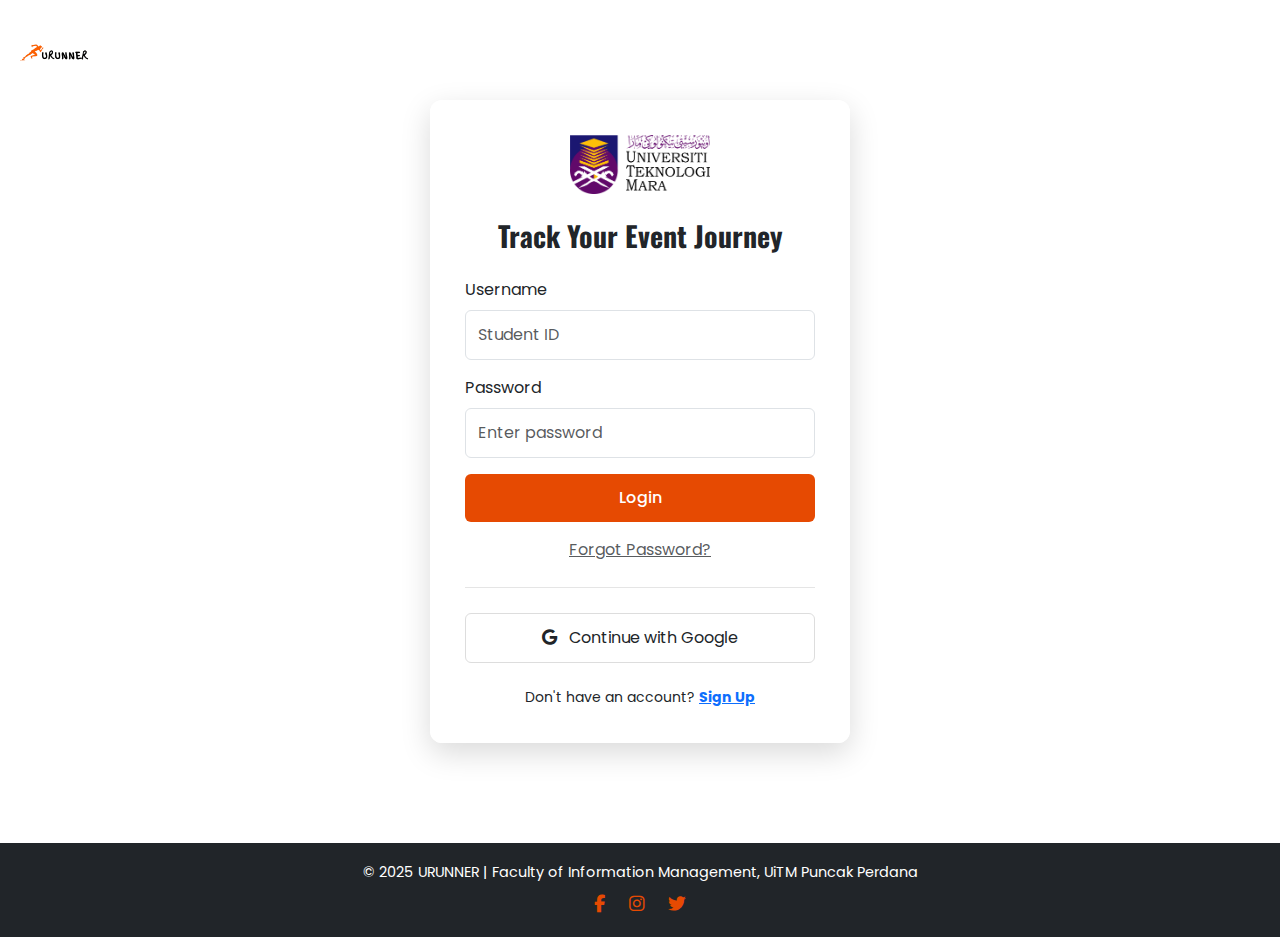
<file: runner-event-system IMS566/index.html>
<!DOCTYPE html>
<html lang="en">
<head>
    <meta charset="UTF-8">
    <meta name="viewport" content="width=device-width, initial-scale=1.0">
    <title>URUNNER - Login</title>
    
    <!-- Bootstrap CSS -->
    <link href="https://cdn.jsdelivr.net/npm/bootstrap@5.1.3/dist/css/bootstrap.min.css" rel="stylesheet">
    
    <!-- Font Awesome -->
    <link rel="stylesheet" href="https://cdnjs.cloudflare.com/ajax/libs/font-awesome/6.4.0/css/all.min.css">
    
    <!-- Google Fonts -->
    <link href="https://fonts.googleapis.com/css2?family=Poppins:wght@400;500;600&family=Oswald:wght@700&display=swap" rel="stylesheet">
    
    <style>
        :root {
            --primary: #e64a02;
            --primary-hover: #d14302;
            --text-light: #ffffff;
            --text-dark: #212529;
        }
        
        body {
            font-family: 'Poppins', sans-serif;
            background: url('https://pusatsukan.uitm.edu.my/images/new2022/6161674077_9bc45047c7_b.jpg') no-repeat center center fixed;
            background-size: cover;
            min-height: 100vh;
            margin: 0;
            display: flex;
            flex-direction: column;
        }
        
        /* Top Logo */
        .top-logo {
            position: fixed;
            top: 20px;
            left: 20px;
            height: 70px;
            z-index: 1000;
        }
        
        /* Main Content Area */
        .main-content {
            flex: 1;
            display: flex;
            justify-content: center;
            align-items: center;
            padding: 100px 20px;
            position: relative;
        }
        
        /* Login Card */
        .login-card {
            width: 100%;
            max-width: 420px;
            background: rgba(255, 255, 255, 0.96);
            border-radius: 12px;
            padding: 35px;
            box-shadow: 0 10px 30px rgba(0, 0, 0, 0.15);
        }
        
        .form-logo {
            width: 140px;
            margin: 0 auto 25px;
            display: block;
        }
        
        h3 {
            font-family: 'Oswald', sans-serif;
            font-weight: 700;
            color: var(--text-dark);
            text-align: center;
            margin-bottom: 25px;
        }
        
        /* Form Elements */
        .form-control {
            padding: 12px;
            border-radius: 6px;
        }
        
        .btn-primary {
            background-color: var(--primary);
            border: none;
            padding: 12px;
            font-weight: 500;
        }
        
        .btn-primary:hover {
            background-color: var(--primary-hover);
        }
        
        .google-btn {
            border: 1px solid #ddd;
            padding: 12px;
        }
        
        .divider {
            height: 1px;
            background: rgba(0,0,0,0.1);
            margin: 25px 0;
        }
        
        /* Footer */
        footer {
            background: #212529;
            color: var(--text-light);
            padding: 1.2rem;
            text-align: center;
            font-size: 0.9rem;
        }
        
        .social-icons a {
            color: var(--primary);
            margin: 0 10px;
            font-size: 1.1rem;
            transition: color 0.3s;
        }
        
        .social-icons a:hover {
            color: #ff7e00;
        }
        
        /* Responsive Adjustments */
        @media (max-width: 768px) {
            .top-logo {
                height: 60px;
                top: 15px;
                left: 15px;
            }
            
            .login-card {
                padding: 30px;
            }
            
            .form-logo {
                width: 120px;
            }
        }
        
        @media (max-width: 576px) {
            .main-content {
                padding: 80px 15px;
            }
            
            .top-logo {
                height: 50px;
            }
            
            .login-card {
                padding: 25px;
            }
            
            h3 {
                font-size: 1.5rem;
            }
        }
    </style>
</head>
<body>
    <!-- Top Logo -->
    <img src="image/new_logo_urunner.png" alt="URUNNER Logo" class="top-logo">

    <!-- Main Content -->
    <div class="main-content">
        <div class="login-card">
            <img src="image/uitm-universiti-teknologi-mara-logo.png" alt="UiTM Logo" class="form-logo">
            
            <h3>Track Your Event Journey</h3>
            
            <form id="loginForm">
                <div class="mb-3">
                    <label for="username" class="form-label">Username</label>
                    <input type="text" class="form-control" id="username" placeholder="Student ID" required>
                </div>
                
                <div class="mb-3">
                    <label for="password" class="form-label">Password</label>
                    <input type="password" class="form-control" id="password" placeholder="Enter password" required>
                </div>
                
                <button type="submit" class="btn btn-primary w-100 mb-3" onclick="redirectToDashboard()">Login</button>
                
                <div class="text-center mb-3">
                    <a href="#" class="text-muted">Forgot Password?</a>
                </div>
                
                <div class="divider"></div>
                
                <button class="btn google-btn w-100 mb-4" type="button">
                    <i class="fab fa-google me-2"></i> Continue with Google
                </button>
                
                <p class="text-center small mb-0">
                    Don't have an account? <a href="#" class="fw-bold">Sign Up</a>
                </p>
            </form>
        </div>
    </div>

    <!-- Footer -->
    <footer>
        <div class="container">
            <p class="mb-2">&copy; 2025 URUNNER | Faculty of Information Management, UiTM Puncak Perdana</p>
            <div class="social-icons">
                <a href="#" aria-label="Facebook"><i class="fab fa-facebook-f"></i></a>
                <a href="#" aria-label="Instagram"><i class="fab fa-instagram"></i></a>
                <a href="#" aria-label="Twitter"><i class="fab fa-twitter"></i></a>
            </div>
        </div>
    </footer>

    <!-- Bootstrap JS -->
    <script src="https://cdn.jsdelivr.net/npm/bootstrap@5.1.3/dist/js/bootstrap.bundle.min.js"></script>
    
    <script>
        // Function to redirect to dashboard
        function redirectToDashboard(event) {
            event.preventDefault(); // Prevent form submission
            
            // Get form values
            const username = document.getElementById('username').value;
            const password = document.getElementById('password').value;
            
            // Simple validation (you should add proper validation)
            if(username && password) {
                // Redirect to dashboard page
                window.location.href = "dashboard.html";
            } else {
                alert("Please enter both username and password");
            }
        }
        
        // Add event listener to form
        document.getElementById('loginForm').addEventListener('submit', redirectToDashboard);
    </script>
</body>
</html>
</file>
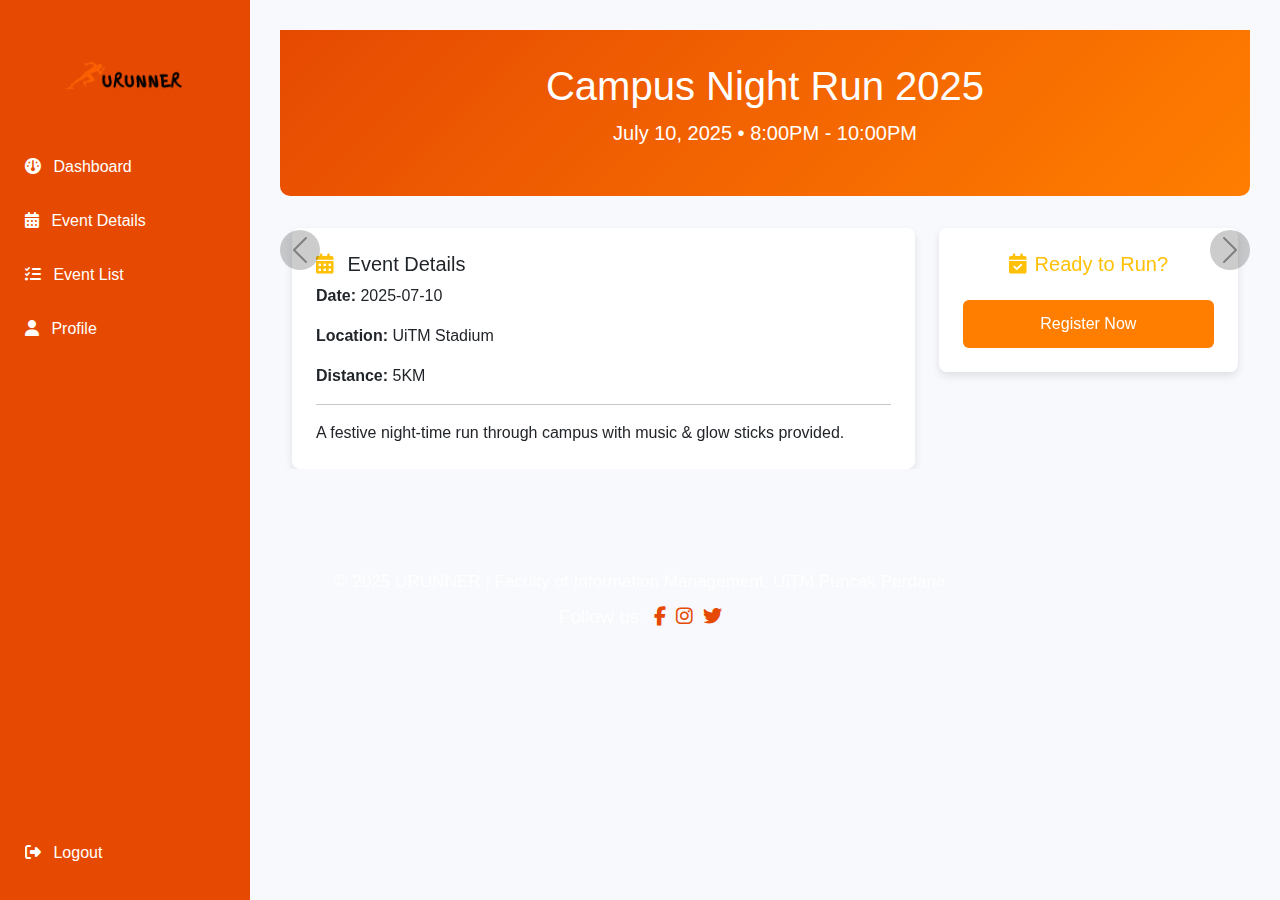
<file: runner-event-system IMS566/event-detail.html>
<!DOCTYPE html>
<html lang="en">
<head>
  <meta charset="UTF-8" />
  <meta name="viewport" content="width=device-width, initial-scale=1.0" />
  <title>Event Details - URUNNER</title>
  <!-- Bootstrap CSS -->
  <link href="https://cdn.jsdelivr.net/npm/bootstrap@5.3.3/dist/css/bootstrap.min.css" rel="stylesheet" />
  <!-- Font Awesome -->
  <link href="https://cdnjs.cloudflare.com/ajax/libs/font-awesome/6.5.0/css/all.min.css" rel="stylesheet" />
  <style>
    body, html {
      height: 100%;
      margin: 0;
      font-family: 'Poppins', sans-serif; 
    }
    
    .bg {
      background-color: #f7f9fc;
      min-height: 100vh;
      position: relative;
      padding-bottom: 150px; /* Space for footer */
    }
    
    /* Sidebar */
    .sidebar {
      height: 100vh;
      width: 250px;
      position: fixed;
      top: 0;
      left: 0;
      background-color: #e64a02;
      padding-top: 140px;
      z-index: 1000;
    }

    .sidebar-logo {
      position: absolute;
      top: 20px;
      left: 0;
      width: 100%;
      text-align: center;
    }

    .sidebar-logo img {
      max-width: 120px;
      width: 80%;
      height: auto;
    }

    .sidebar a {
      color: white;
      display: block;
      padding: 15px 25px;
      text-decoration: none;
      transition: background 0.2s;
    }

    .sidebar a:hover {
      background-color: #ff7e00;
    }

    .sidebar .logout {
      position: absolute;
      bottom: 20px;
      width: 100%;
    }

    /* Toggle Button */
    .toggle-btn {
      position: fixed;
      top: 15px;
      left: 15px;
      font-size: 22px;
      color: #000000;
      cursor: pointer;
      z-index: 1100;
      display: none;
    }

    /* Main Content */
    .content {
      margin-left: 250px;
      padding: 30px;
      padding-bottom: 100px; /* Extra space for footer */
    }

    /* Banners */
    .banner {
      color: #fff;
      padding: 2rem;
      text-align: center;
      border-radius: 0 0 10px 10px;
      margin-bottom: 2rem;
    }
    
    .banner-1 { background: linear-gradient(135deg, #e64a02, #ff7e00); }
    .banner-2 { background: linear-gradient(135deg, #1e90ff, #00bfff); }
    .banner-3 { background: linear-gradient(135deg, #28a745, #85e085); }
    .banner-4 { background: linear-gradient(135deg, #6f42c1, #b085e0); }
    .banner-5 { background: linear-gradient(135deg, #fd7e14, #ffc078); }

    /* Cards */
    .card {
      border: none;
      border-radius: 8px;
      box-shadow: 0 4px 8px rgba(0,0,0,0.1);
    }
    
    .card-body {
      padding: 1.5rem;
    }

    /* Buttons */
    .register-btn {
      background: #ff7e00;
      color: #fff;
      border: none;
      padding: 12px;
      width: 100%;
      font-weight: 500;
    }
    
    .register-btn:hover {
      background: #e64a02;
    }

    /* Carousel Controls */
    .carousel-control-prev,
    .carousel-control-next {
      width: 40px;
      height: 40px;
      top: 50%;
      transform: translateY(-50%);
      background: rgba(0,0,0,0.4);
      border-radius: 50%;
    }
    
    .carousel-control-prev-icon,
    .carousel-control-next-icon {
      filter: invert(1);
    }

    /* Footer */
    .footer {
      background: #212529;
      color: #fff;
      padding: 1.5rem;
      text-align: center;
      position: fixed;
      bottom: 0;
      width: calc(100% - 250px);
      left: 250px;
      z-index: 100;
    }

    .social-icons a {
      color: #fff;
      margin: 0 10px;
      font-size: 1.2rem;
    }

    /* Responsive */
    @media (max-width: 992px) {
      body {
        padding-left: 0;
      }
      
      .sidebar {
        transform: translateX(-250px);
      }
      
      .sidebar.active {
        transform: translateX(0);
      }
      
      .content {
        margin-left: 0;
      }
      
      .footer {
        width: 100%;
        left: 0;
      }
      
      .toggle-btn {
        display: block;
      }
    }
  </style>
</head>
<body>
  <div class="bg">
    <!-- Toggle Button -->
    <i class="fas fa-bars toggle-btn" id="toggleBtn"></i>

    <!-- Sidebar -->
    <div class="sidebar" id="sidebar">
      <div class="sidebar-logo">
        <img src="image/new_logo_urunner.png" alt="URUNNER Logo">
      </div>
      
      <a href="dashboard.html"><i class="fas fa-gauge me-2"></i> Dashboard</a>
      <a href="event-detail.html" class="active"><i class="fas fa-calendar-days me-2"></i> Event Details</a>
      <a href="events-list.html"><i class="fas fa-list-check me-2"></i> Event List</a>
      <a href="profile.html"><i class="fas fa-user me-2"></i> Profile</a>
      
      <div class="logout">
        <a href="login.html"><i class="fas fa-right-from-bracket me-2"></i> Logout</a>
      </div>
    </div>

    <!-- Main Content -->
    <div class="content" id="mainContent">
      <!-- Carousel with all 5 event slides -->
      <div id="eventCarousel" class="carousel slide" data-bs-ride="carousel">
        <div class="carousel-inner">
          <!-- Slide 1: Campus Night Run -->
          <div class="carousel-item active">
            <div class="banner banner-1">
              <h1>Campus Night Run 2025</h1>
              <p class="lead">July 10, 2025 • 8:00PM - 10:00PM</p>
            </div>
            <div class="container-fluid mt-4">
              <div class="row g-4">
                <div class="col-lg-8">
                  <div class="card">
                    <div class="card-body">
                      <h5 class="card-title"><i class="fas fa-calendar-alt text-warning me-2"></i> Event Details</h5>
                      <p><strong>Date:</strong> 2025-07-10</p>
                      <p><strong>Location:</strong> UiTM Stadium</p>
                      <p><strong>Distance:</strong> 5KM</p>
                      <hr>
                      <p class="card-text">A festive night-time run through campus with music & glow sticks provided.</p>
                    </div>
                  </div>
                </div>
                <div class="col-lg-4">
                  <div class="card">
                    <div class="card-body text-center">
                      <h5 class="text-warning"><i class="fas fa-calendar-check me-2"></i>Ready to Run?</h5>
                      <button class="btn register-btn mt-3">Register Now</button>
                    </div>
                  </div>
                </div>
              </div>
            </div>
          </div>

          <!-- Slide 2: Charity Marathon -->
          <div class="carousel-item">
            <div class="banner banner-2">
              <h1>Charity Marathon 2025</h1>
              <p class="lead">August 5, 2025 • 6:00AM - 12:00PM</p>
            </div>
            <div class="container-fluid mt-4">
              <div class="row g-4">
                <div class="col-lg-8">
                  <div class="card">
                    <div class="card-body">
                      <h5 class="card-title"><i class="fas fa-calendar-alt text-info me-2"></i> Event Details</h5>
                      <p><strong>Date:</strong> 2025-08-05</p>
                      <p><strong>Location:</strong> Shah Alam</p>
                      <p><strong>Distance:</strong> 10KM</p>
                      <hr>
                      <p class="card-text">Run for a cause - proceeds go to local charities.</p>
                    </div>
                  </div>
                </div>
                <div class="col-lg-4">
                  <div class="card">
                    <div class="card-body text-center">
                      <h5 class="text-info"><i class="fas fa-calendar-check me-2"></i>Join the Cause</h5>
                      <button class="btn btn-info text-white mt-3">Register Now</button>
                    </div>
                  </div>
                </div>
              </div>
            </div>
          </div>
          
          <!-- Slide 3: Sports Week Fun Run -->
          <div class="carousel-item">
            <div class="banner banner-3">
              <h1>Sports Week Fun Run 2025</h1>
              <p class="lead">September 1, 2025 • 7:00AM - 9:00AM</p>
            </div>
            <div class="container-fluid mt-4">
              <div class="row g-4">
                <div class="col-lg-8">
                  <div class="card">
                    <div class="card-body">
                      <h5 class="card-title"><i class="fas fa-calendar-alt text-success me-2"></i> Event Details</h5>
                      <p><strong>Date:</strong> 2025-09-01</p>
                      <p><strong>Location:</strong> Campus Ground</p>
                      <p><strong>Distance:</strong> 3KM</p>
                      <hr>
                      <p class="card-text">Perfect for all fitness levels with refreshments.</p>
                    </div>
                  </div>
                </div>
                <div class="col-lg-4">
                  <div class="card">
                    <div class="card-body text-center">
                      <h5 class="text-success"><i class="fas fa-calendar-check me-2"></i>Let's Run!</h5>
                      <button class="btn btn-success mt-3">Register Now</button>
                    </div>
                  </div>
                </div>
              </div>
            </div>
          </div>
          
          <!-- Slide 4: Annual Forest Run -->
          <div class="carousel-item">
            <div class="banner banner-4">
              <h1>Annual Forest Run 2025</h1>
              <p class="lead">October 15, 2025 • 6:30AM - 8:30AM</p>
            </div>
            <div class="container-fluid mt-4">
              <div class="row g-4">
                <div class="col-lg-8">
                  <div class="card">
                    <div class="card-body">
                      <h5 class="card-title"><i class="fas fa-calendar-alt text-primary me-2"></i> Event Details</h5>
                      <p><strong>Date:</strong> 2025-10-15</p>
                      <p><strong>Location:</strong> Putrajaya</p>
                      <p><strong>Distance:</strong> 7KM</p>
                      <hr>
                      <p class="card-text">Scenic forest trail with eco-friendly stations.</p>
                    </div>
                  </div>
                </div>
                <div class="col-lg-4">
                  <div class="card">
                    <div class="card-body text-center">
                      <h5 class="text-primary"><i class="fas fa-calendar-check me-2"></i>Join Now</h5>
                      <button class="btn btn-primary mt-3">Register Now</button>
                    </div>
                  </div>
                </div>
              </div>
            </div>
          </div>
          
          <!-- Slide 5: City Lights Jog -->
          <div class="carousel-item">
            <div class="banner banner-5">
              <h1>City Lights Jog 2025</h1>
              <p class="lead">December 12, 2025 • 7:30PM - 9:00PM</p>
            </div>
            <div class="container-fluid mt-4">
              <div class="row g-4">
                <div class="col-lg-8">
                  <div class="card">
                    <div class="card-body">
                      <h5 class="card-title"><i class="fas fa-calendar-alt text-warning me-2"></i> Event Details</h5>
                      <p><strong>Date:</strong> 2025-12-12</p>
                      <p><strong>Location:</strong> Kuala Lumpur</p>
                      <p><strong>Distance:</strong> 5KM</p>
                      <hr>
                      <p class="card-text">Night-time city run past iconic landmarks.</p>
                    </div>
                  </div>
                </div>
                <div class="col-lg-4">
                  <div class="card">
                    <div class="card-body text-center">
                      <h5 class="text-warning"><i class="fas fa-calendar-check me-2"></i>Let's Jog!</h5>
                      <button class="btn btn-warning mt-3">Register Now</button>
                    </div>
                  </div>
                </div>
              </div>
            </div>
          </div>
        </div>
        <!-- Carousel Controls -->
        <button class="carousel-control-prev" type="button" data-bs-target="#eventCarousel" data-bs-slide="prev">
          <span class="carousel-control-prev-icon"></span>
        </button>
        <button class="carousel-control-next" type="button" data-bs-target="#eventCarousel" data-bs-slide="next">
          <span class="carousel-control-next-icon"></span>
        </button>
      </div>
    </div>

    <!-- Footer -->
    <!-- Footer -->
      <footer>
        <div class="container text-center">
          <p class="mb-2" style="font-family:'Poppins',sans-serif; color:#fff; font-size:1.07rem;">
            &copy; 2025 URUNNER | Faculty of Information Management, UiTM Puncak Perdana
          </p>
          <div style="display:flex; justify-content:center; align-items:center; gap:0.6rem; font-size:1.2rem;">
            <span style="color:#fff;">Follow us:</span>
            <a href="#" style="color:#e64a02;"><i class="fab fa-facebook-f"></i></a>
            <a href="#" style="color:#e64a02;"><i class="fab fa-instagram"></i></a>
            <a href="#" style="color:#e64a02;"><i class="fab fa-twitter"></i></a>
          </div>
        </div>
      </footer>

    </div>
  </div>

  <!-- Bootstrap JS -->
  <script src="https://cdn.jsdelivr.net/npm/bootstrap@5.3.3/dist/js/bootstrap.bundle.min.js"></script>
  
  <!-- Toggle Sidebar Script -->
  <script>
    const toggleBtn = document.getElementById('toggleBtn');
    const sidebar = document.getElementById('sidebar');
    
    toggleBtn.addEventListener('click', function() {
      sidebar.classList.toggle('active');
    });
  </script>
</body>
</html>
</file>
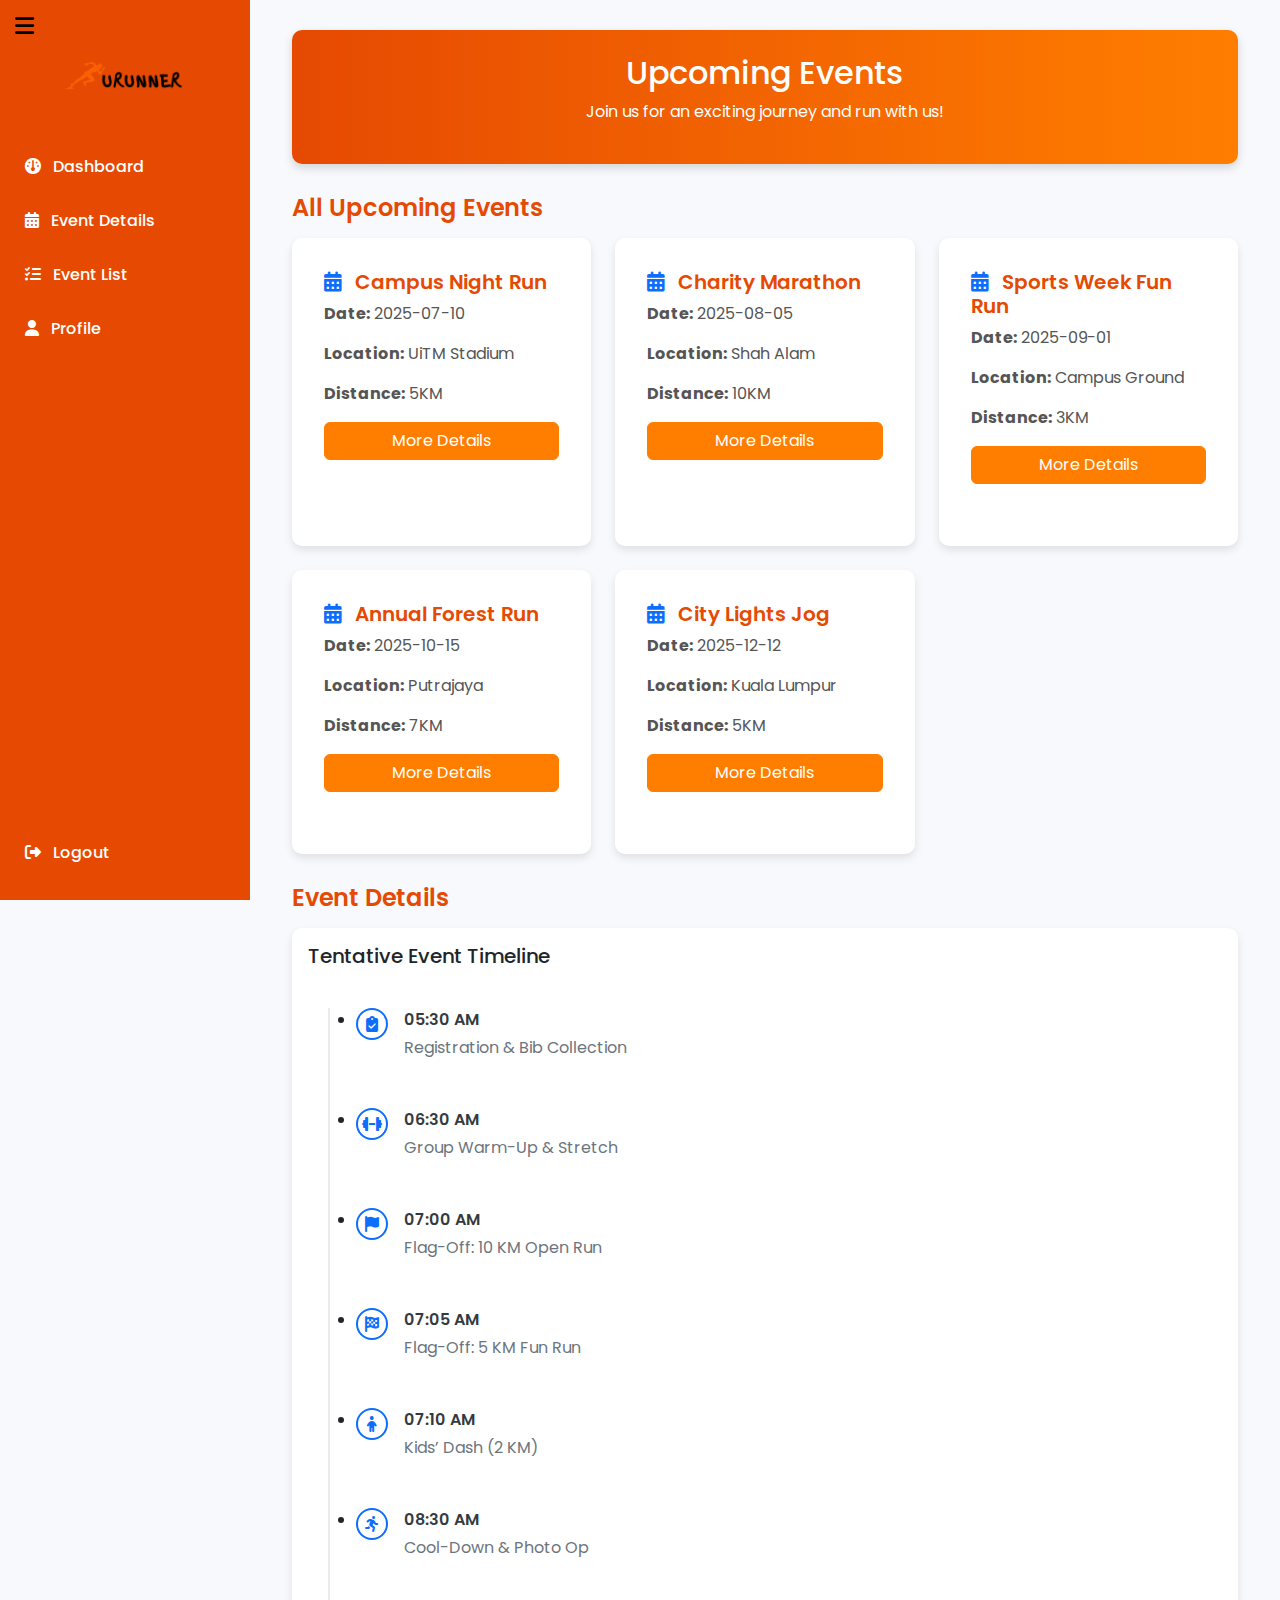
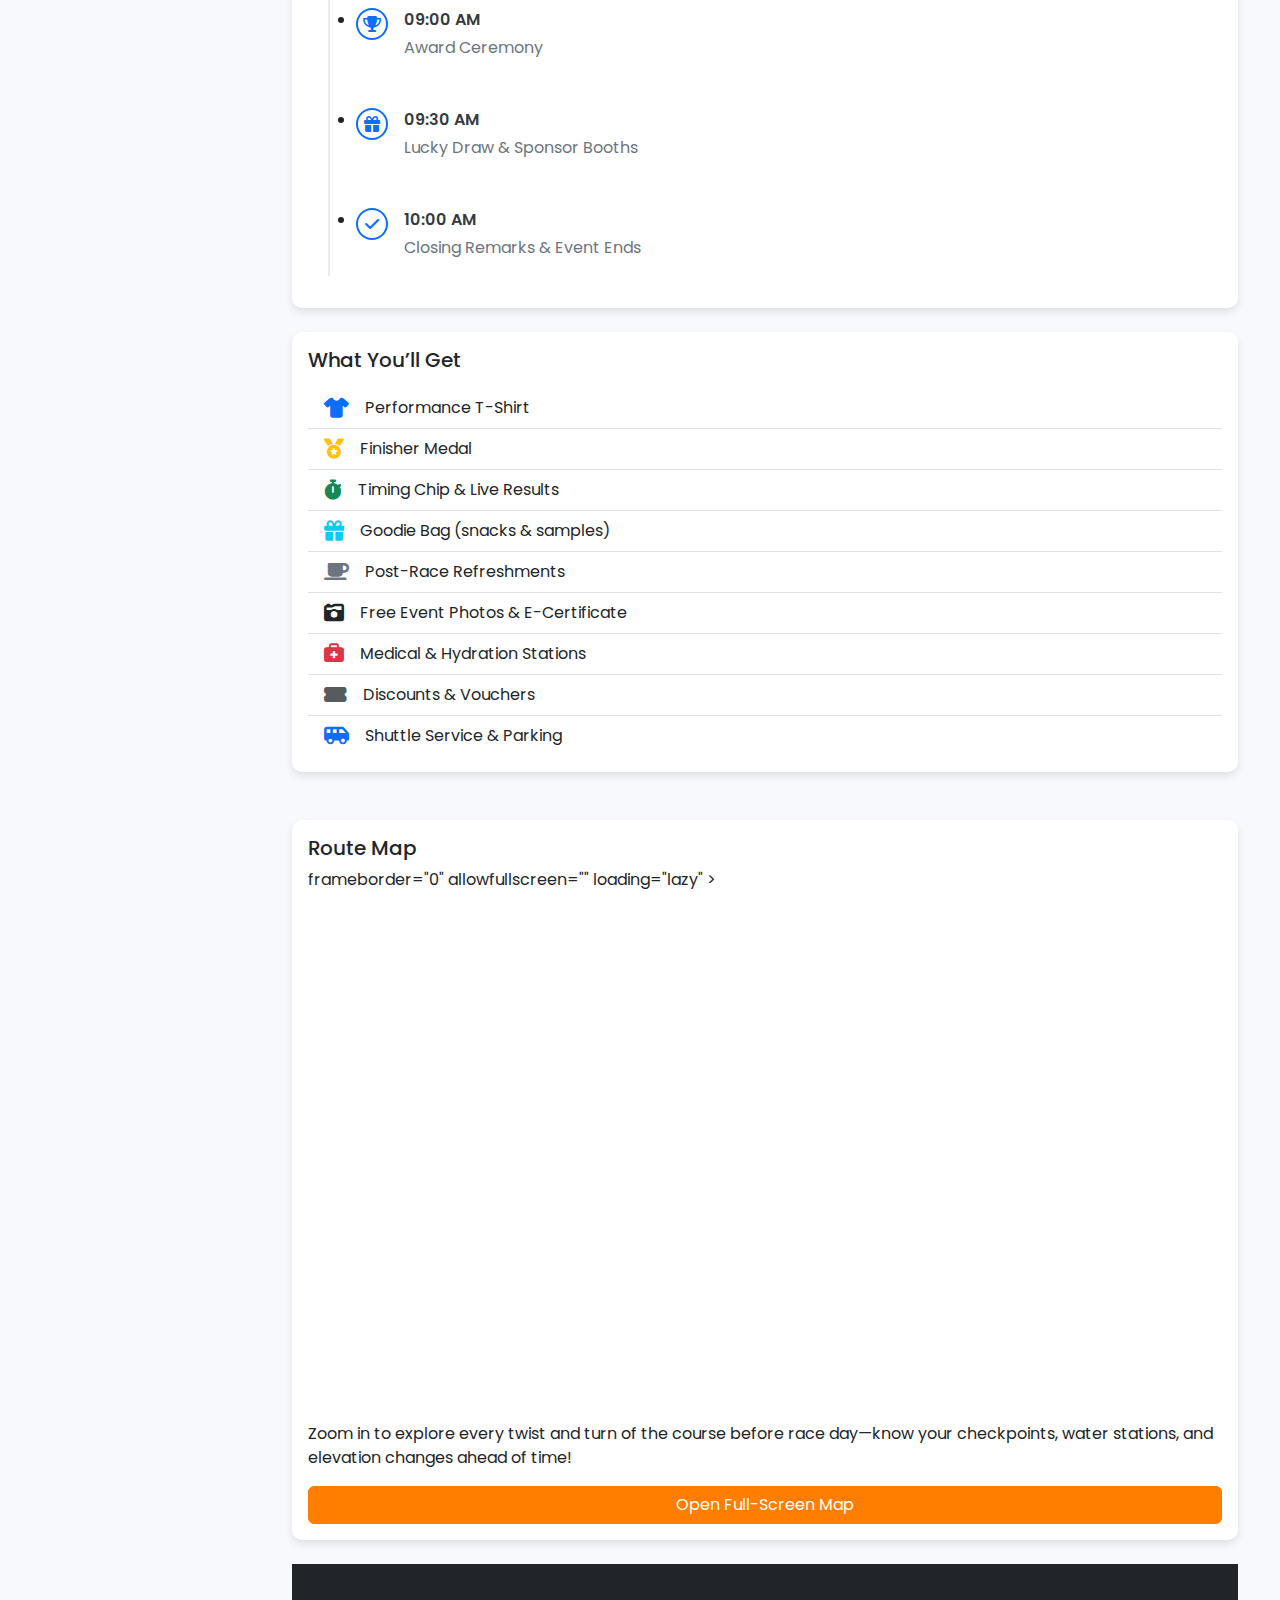
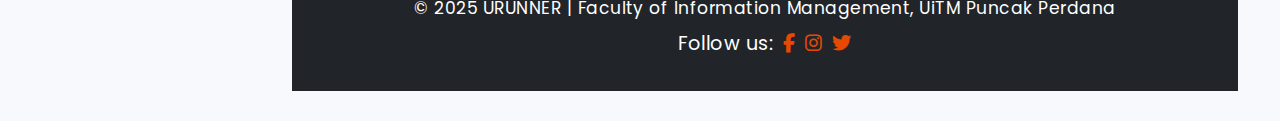
<file: runner-event-system IMS566/events-list.html>
<!DOCTYPE html>
<html lang="en">
<head>
  <meta charset="UTF-8"/>
  <meta name="viewport" content="width=device-width, initial-scale=1.0"/>
  <title>Event List | URUNNER</title>

  <!-- Bootstrap CSS -->
  <link href="https://cdn.jsdelivr.net/npm/bootstrap@5.3.3/dist/css/bootstrap.min.css" rel="stylesheet"/>
  <!-- Font Awesome for Icons -->
  <link href="https://cdnjs.cloudflare.com/ajax/libs/font-awesome/6.5.0/css/all.min.css" rel="stylesheet"/>
  <!-- Google Fonts -->
  <link href="https://fonts.googleapis.com/css2?family=Poppins:wght@400;600&display=swap" rel="stylesheet"/>

  <style>
    body {
      font-family: 'Poppins', sans-serif;
      margin: 0;
      padding: 0;
      background-color: #f7f9fc;
    }

    /* Sidebar */
    .sidebar {
      height: 100vh;
      width: 250px;
      position: fixed;
      top: 0;
      left: 0;
      background-color: #e64a02;
      padding-top: 140px;
      transition: all 0.3s ease;
      z-index: 1000;
    }
    .sidebar-logo {
      position: absolute;
      top: 20px;
      left: 0;
      width: 100%;
      text-align: center;
    }
    .sidebar-logo img {
      max-width: 120px;
      width: 80%;
      height: auto;
    }

    .sidebar a {
      color: white;
      display: block;
      padding: 15px 25px;
      text-decoration: none;
      transition: background 0.2s;
      font-weight: 500;
    }

    .sidebar a:hover {
      background-color: #ff7e00;
    }

    .sidebar .logout {
      position: absolute;
      bottom: 20px;
      width: 100%;
    }

    /* Main content */
    .content {
      margin-left: 250px;
      padding: 30px;
      transition: margin-left 0.3s;
    }

    /* Toggle Button */
    .toggle-btn {
      position: fixed;
      top: 15px;
      left: 15px;
      font-size: 22px;
      color: #000000;
      cursor: pointer;
      z-index: 1100;
    }

    .logo-left {
      position: absolute;
      top: 10px;
      left: 80px;
      max-width: 120px;
    }
    .header-box {
      background-color: #e64a02;
      color: white;
      padding: 20px;
      border-radius: 10px;
      margin: 0 auto;
      width: 90%;
      max-width: 900px;
    }

    .header-box h2 {
      font-size: 1.8rem;
      font-weight: bold;
    }

    .header-box p {
      font-size: 1rem;
    }
     .dashboard-header {
      background: linear-gradient(90deg, #e64a02, #ff7e00);
      color: white;
      padding: 1.5rem;
      border-radius: 10px;
      margin-bottom: 1.5rem;
      box-shadow: 0 4px 10px rgba(0, 0, 0, 0.15);
    }

    .card {
      border: none;
      border-radius: 10px;
      box-shadow: 0 4px 8px rgba(0,0,0,0.1);
      transition: 0.3s;
    }

    .card:hover {
      transform: translateY(-5px);
    }

    .section-title {
      color: #e64a02;
      font-weight: 600;
      margin-top: 30px;
      margin-bottom: 15px;
      font-size: 1.5rem;
    }

    /* Event Cards */
    .card {
      border-radius: 10px;
      box-shadow: 0 4px 8px rgba(0,0,0,0.1);
      transition: 0.3s;
      margin-bottom: 30px;
      background-color: white;
    }

    .card:hover {
      transform: translateY(-5px);
      box-shadow: 0 12px 24px rgba(0, 0, 0, 0.2);
    }

    .card-body h5 {
      color: #e64a02;
      font-weight: 600;
      font-size: 1.25rem;
    }

    .card-body p {
      font-size: 1rem;
      color: #555;
    }

    .table thead {
      background-color: #e64a02;
      color: white;
    }

    .btn-primary {
      background-color: #ff7e00;
      border-color: #ff7e00;
    }

    .btn-primary:hover {
      background-color: #e64a02;
      border-color: #e64a02;
    }

    .map-container {
  position: relative;
  width: 100%;
  padding-bottom: 56.25%; /* 16:9 */
  overflow: hidden;
  border-radius: 10px;
}

.map-container iframe {
  position: absolute;
  top: 0;
  left: 0;
  width: 100%;
  height: 100%;
  border: 0;
}
 .timeline {
    position: relative;
    padding-left: 3rem;
    margin-top: 1rem;
  }
  .timeline::before {
    content: '';
    position: absolute;
    top: 0;
    left: 1.25rem;
    width: 2px;
    height: 100%;
    background-color: #e9ecef;
  }
  .timeline-item {
    position: relative;
    margin-bottom: 2rem;
    padding-bottom: 1rem;
  }
  .timeline-item:last-child { margin-bottom: 0; }
  .timeline-item .icon {
    position: absolute;
    left: 0;
    top: 0;
    width: 2rem;
    height: 2rem;
    background-color: #fff;
    border: 2px solid #0d6efd;
    border-radius: 50%;
    display: flex;
    align-items: center;
    justify-content: center;
    color: #0d6efd;
    font-size: 1rem;
  }
  .timeline-item .body {
    margin-left: 3rem;
  }
  .timeline-item .body .time {
    font-weight: 600;
    color: #343a40;
  }
  .timeline-item .body .desc {
    margin: .25rem 0 0;
    color: #6c757d;
  }

    .footer {
  background: #212529;
  color: #fff;
  padding: 2rem 1rem;
  font-family: 'Poppins', sans-serif;
  font-size: 1rem;
  letter-spacing: 0.03em;
}
  .footer a:hover
 { color: #ff7e00 !important; }

    .footer a {
      color: white;
      text-decoration: none;
    }

    /* Responsive */
    @media (max-width: 768px) {
      .sidebar {
        left: -250px;
      }

      .sidebar.active {
        left: 0;
      }

      .content {
        margin-left: 0;
      }

      .content.active {
        margin-left: 250px;
      }
    }
  </style>
</head>
<body>


  <!-- Toggle Icon -->
  <i class="fas fa-bars toggle-btn" id="toggleBtn"></i>

  <!-- Sidebar -->
  <div class="sidebar" id="sidebar">
   <div class="sidebar-logo">
      <img src="image/new_logo_urunner.png" alt="URUNNER Logo">
    </div>

   <a href="dashboard.html"><i class="fas fa-gauge me-2"></i> Dashboard</a>
    <a href="event-detail.html"><i class="fas fa-calendar-days me-2"></i> Event Details</a>
    <a href="events-list.html"><i class="fas fa-list-check me-2"></i> Event List</a>
    <a href="profile.html"><i class="fas fa-user me-2"></i> Profile</a>

    <div class="logout">
      <a href="#"><i class="fas fa-right-from-bracket me-2"></i> Logout</a>
    </div>
  </div>

  <!-- Logo -->
  <img src="image/new_logo_urunner.png" alt="URUNNER Logo" class="logo-left"/>

  <!-- Main Content -->
  <div class="content" id="mainContent">
    <div class="container-fluid">
      <div class="dashboard-header text-center">
        <h2>Upcoming Events</h2>
        <p>Join us for an exciting journey and run with us!</p>
      </div>

     <!-- Event List Section -->
<h4 class="section-title">All Upcoming Events</h4>
<div class="row g-4">
  <!-- 1st card -->
  <div class="col-md-4">
    <div class="card p-3 h-100">
      <div class="card-body">
        <h5><i class="fas fa-calendar-alt text-primary me-2"></i> Campus Night Run</h5>
        <p><strong>Date:</strong> 2025-07-10</p>
        <p><strong>Location:</strong> UiTM Stadium</p>
        <p><strong>Distance:</strong> 5KM</p>

        <!-- toggle button -->
        <button
          class="btn btn-primary w-100"
          type="button"
          data-bs-toggle="collapse"
          data-bs-target="#details1"
          aria-expanded="false"
          aria-controls="details1">
          More Details
        </button>

        <!-- collapsible content -->
        <div class="collapse mt-3" id="details1">
          <div class="card card-body">
            <p><strong>Description:</strong> A festive night-time run through campus with music & glow sticks provided.</p>
            <p><strong>Fee:</strong> RM20 per runner</p>
            <p><strong>Registration:</strong> <a href="#">Sign up here</a></p>
          </div>
        </div>
      </div>
    </div>
  </div>

  <!-- 2nd card -->
  <div class="col-md-4">
    <div class="card p-3 h-100">
      <div class="card-body">
        <h5><i class="fas fa-calendar-alt text-primary me-2"></i> Charity Marathon</h5>
        <p><strong>Date:</strong> 2025-08-05</p>
        <p><strong>Location:</strong> Shah Alam</p>
        <p><strong>Distance:</strong> 10KM</p>

        <button
          class="btn btn-primary w-100"
          type="button"
          data-bs-toggle="collapse"
          data-bs-target="#details2"
          aria-expanded="false"
          aria-controls="details2">
          More Details
        </button>

        <div class="collapse mt-3" id="details2">
          <div class="card card-body">
            <p><strong>Description:</strong> Run for a cause – proceeds go to local charities.</p>
            <p><strong>Fee:</strong> RM35 per runner</p>
            <p><strong>Registration:</strong> <a href="#">Sign up here</a></p>
          </div>
        </div>
      </div>
    </div>
  </div>

  <!-- 3rd card -->
  <div class="col-md-4">
    <div class="card p-3 h-100">
      <div class="card-body">
        <h5><i class="fas fa-calendar-alt text-primary me-2"></i> Sports Week Fun Run</h5>
        <p><strong>Date:</strong> 2025-09-01</p>
        <p><strong>Location:</strong> Campus Ground</p>
        <p><strong>Distance:</strong> 3KM</p>

        <button
          class="btn btn-primary w-100"
          type="button"
          data-bs-toggle="collapse"
          data-bs-target="#details3"
          aria-expanded="false"
          aria-controls="details3">
          More Details
        </button>

        <div class="collapse mt-3" id="details3">
          <div class="card card-body">
            <p><strong>Description:</strong> A fun 3KM run with friendly competition and refreshments.</p>
            <p><strong>Fee:</strong> RM15 per runner</p>
            <p><strong>Registration:</strong> <a href="#">Sign up here</a></p>
          </div>
        </div>
      </div>
    </div>
  </div>

  <!-- 4th card -->
  <div class="col-md-4">
    <div class="card p-3 h-100">
      <div class="card-body">
        <h5><i class="fas fa-calendar-alt text-primary me-2"></i> Annual Forest Run</h5>
        <p><strong>Date:</strong> 2025-10-15</p>
        <p><strong>Location:</strong> Putrajaya</p>
        <p><strong>Distance:</strong> 7KM</p>

        <button
          class="btn btn-primary w-100"
          type="button"
          data-bs-toggle="collapse"
          data-bs-target="#details4"
          aria-expanded="false"
          aria-controls="details4">
          More Details
        </button>

        <div class="collapse mt-3" id="details4">
          <div class="card card-body">
            <p><strong>Description:</strong> Scenic forest trail with eco-friendly stations.</p>
            <p><strong>Fee:</strong> RM25 per runner</p>
            <p><strong>Registration:</strong> <a href="#">Sign up here</a></p>
          </div>
        </div>
      </div>
    </div>
  </div>

  <!-- 5th card -->
  <div class="col-md-4">
    <div class="card p-3 h-100">
      <div class="card-body">
        <h5><i class="fas fa-calendar-alt text-primary me-2"></i> City Lights Jog</h5>
        <p><strong>Date:</strong> 2025-12-12</p>
        <p><strong>Location:</strong> Kuala Lumpur</p>
        <p><strong>Distance:</strong> 5KM</p>

        <button
          class="btn btn-primary w-100"
          type="button"
          data-bs-toggle="collapse"
          data-bs-target="#details5"
          aria-expanded="false"
          aria-controls="details5">
          More Details
        </button>

        <div class="collapse mt-3" id="details5">
          <div class="card card-body">
            <p><strong>Description:</strong> Night-time city run past iconic landmarks.</p>
            <p><strong>Fee:</strong> RM30 per runner</p>
            <p><strong>Registration:</strong> <a href="#">Sign up here</a></p>
          </div>
        </div>
      </div>
    </div>
  </div>
</div>


      <!-- Event Details Section -->
      <h4 class="section-title">Event Details</h4>
      

     <!-- Event Timeline -->
<div class="card p-3 mb-4">
  <h5 class="mb-4">Tentative Event Timeline</h5>
  <ul class="timeline">
    <li class="timeline-item">
      <div class="icon"><i class="fas fa-clipboard-check"></i></div>
      <div class="body">
        <div class="time">05:30 AM</div>
        <div class="desc">Registration &amp; Bib Collection</div>
      </div>
    </li>
    <li class="timeline-item">
      <div class="icon"><i class="fas fa-dumbbell"></i></div>
      <div class="body">
        <div class="time">06:30 AM</div>
        <div class="desc">Group Warm-Up &amp; Stretch</div>
      </div>
    </li>
    <li class="timeline-item">
      <div class="icon"><i class="fas fa-flag"></i></div>
      <div class="body">
        <div class="time">07:00 AM</div>
        <div class="desc">Flag-Off: 10 KM Open Run</div>
      </div>
    </li>
    <li class="timeline-item">
      <div class="icon"><i class="fas fa-flag-checkered"></i></div>
      <div class="body">
        <div class="time">07:05 AM</div>
        <div class="desc">Flag-Off: 5 KM Fun Run</div>
      </div>
    </li>
    <li class="timeline-item">
      <div class="icon"><i class="fas fa-child"></i></div>
      <div class="body">
        <div class="time">07:10 AM</div>
        <div class="desc">Kids’ Dash (2 KM)</div>
      </div>
    </li>
    <li class="timeline-item">
      <div class="icon"><i class="fas fa-running"></i></div>
      <div class="body">
        <div class="time">08:30 AM</div>
        <div class="desc">Cool-Down &amp; Photo Op</div>
      </div>
    </li>
    <li class="timeline-item">
      <div class="icon"><i class="fas fa-trophy"></i></div>
      <div class="body">
        <div class="time">09:00 AM</div>
        <div class="desc">Award Ceremony</div>
      </div>
    </li>
    <li class="timeline-item">
      <div class="icon"><i class="fas fa-gift"></i></div>
      <div class="body">
        <div class="time">09:30 AM</div>
        <div class="desc">Lucky Draw &amp; Sponsor Booths</div>
      </div>
    </li>
    <li class="timeline-item">
      <div class="icon"><i class="fas fa-check"></i></div>
      <div class="body">
        <div class="time">10:00 AM</div>
        <div class="desc">Closing Remarks &amp; Event Ends</div>
      </div>
    </li>
  </ul>
</div>


      <!-- Event Perks -->
      <div class="card p-3 mb-5">
  <h5 class="mb-3">What You’ll Get</h5>
  <ul class="list-group list-group-flush">
    <li class="list-group-item d-flex align-items-center">
      <i class="fas fa-tshirt fa-lg me-3 text-primary"></i>
      Performance T-Shirt
    </li>
    <li class="list-group-item d-flex align-items-center">
      <i class="fas fa-medal fa-lg me-3 text-warning"></i>
      Finisher Medal
    </li>
    <li class="list-group-item d-flex align-items-center">
      <i class="fas fa-stopwatch fa-lg me-3 text-success"></i>
      Timing Chip &amp; Live Results
    </li>
    <li class="list-group-item d-flex align-items-center">
      <i class="fas fa-gift fa-lg me-3 text-info"></i>
      Goodie Bag (snacks &amp; samples)
    </li>
    <li class="list-group-item d-flex align-items-center">
      <i class="fas fa-coffee fa-lg me-3 text-secondary"></i>
      Post-Race Refreshments
    </li>
    <li class="list-group-item d-flex align-items-center">
      <i class="fas fa-camera-retro fa-lg me-3 text-dark"></i>
      Free Event Photos &amp; E-Certificate
    </li>
    <li class="list-group-item d-flex align-items-center">
      <i class="fas fa-briefcase-medical fa-lg me-3 text-danger"></i>
      Medical &amp; Hydration Stations
    </li>
    <li class="list-group-item d-flex align-items-center">
      <i class="fas fa-ticket-alt fa-lg me-3 text-muted"></i>
      Discounts &amp; Vouchers
    </li>
    <li class="list-group-item d-flex align-items-center">
      <i class="fas fa-shuttle-van fa-lg me-3 text-primary"></i>
      Shuttle Service &amp; Parking
    </li>
  </ul>
</div>

    <!-- Route Map (Enhanced) -->
<div class="card p-3 mb-4">
  <h5>Route Map</h5>
  <div class="map-container mb-3">
    <!-- Replace the src below with your own Google Maps embed link -->
     <iframe src="https://www.google.com/maps/embed?pb=!1m18!1m12!1m3!1d11268.030599794623!2d101.48578562834692!3d3.1341938899497954!2m3!1f0!2f0!3f0!3m2!1i1024!2i768!4f13.1!3m3!1m2!1s0x31cc51962c5fb867%3A0x908fe72ee248f8fa!2sUiTM%20Puncak%20Perdana!5e0!3m2!1sen!2smy!4v1750349215885!5m2!1sen!2smy" width="600" height="450" style="border:0;" allowfullscreen="" loading="lazy" referrerpolicy="no-referrer-when-downgrade"></iframe>
      frameborder="0"
      allowfullscreen=""
      loading="lazy"
    ></iframe>
  </div>
  <p>
    Zoom in to explore every twist and turn of the course before race day—know
    your checkpoints, water stations, and elevation changes ahead of time!
  </p>
  <a
    href="https://www.google.com/maps/dir/?api=1&origin=UiTM+Stadium&destination=Putrajaya"
    target="_blank"
    class="btn btn-primary w-100"
  >
    Open Full-Screen Map
  </a>
</div>


<!-- Footer Section -->
      <footer class="footer">
        <div class="container text-center">
          <p class="mb-2" style="font-family:'Poppins',sans-serif; color:#fff; font-size:1.07rem;">
            &copy; 2025 URUNNER | Faculty of Information Management, UiTM Puncak Perdana
          </p>
          <div style="display:flex; justify-content:center; align-items:center; gap:0.6rem; font-size:1.2rem;">
            <span style="color:#fff;">Follow us:</span>
            <a href="#" style="color:#e64a02;"><i class="fab fa-facebook-f"></i></a>
            <a href="#" style="color:#e64a02;"><i class="fab fa-instagram"></i></a>
            <a href="#" style="color:#e64a02;"><i class="fab fa-twitter"></i></a>
          </div>
        </div>
      </footer>


    <!-- Bootstrap JS (includes Popper) for collapse functionality -->
  <script src="https://cdn.jsdelivr.net/npm/bootstrap@5.3.3/dist/js/bootstrap.bundle.min.js"></script>


  <!-- Toggle Sidebar Script -->
  <script>
    const toggleBtn = document.getElementById('toggleBtn');
    const sidebar = document.getElementById('sidebar');
    const mainContent = document.getElementById('mainContent');

    toggleBtn.addEventListener('click', () => {
      sidebar.classList.toggle('active');
      mainContent.classList.toggle('active');
    });
  </script>

</body>
</html>
</file>
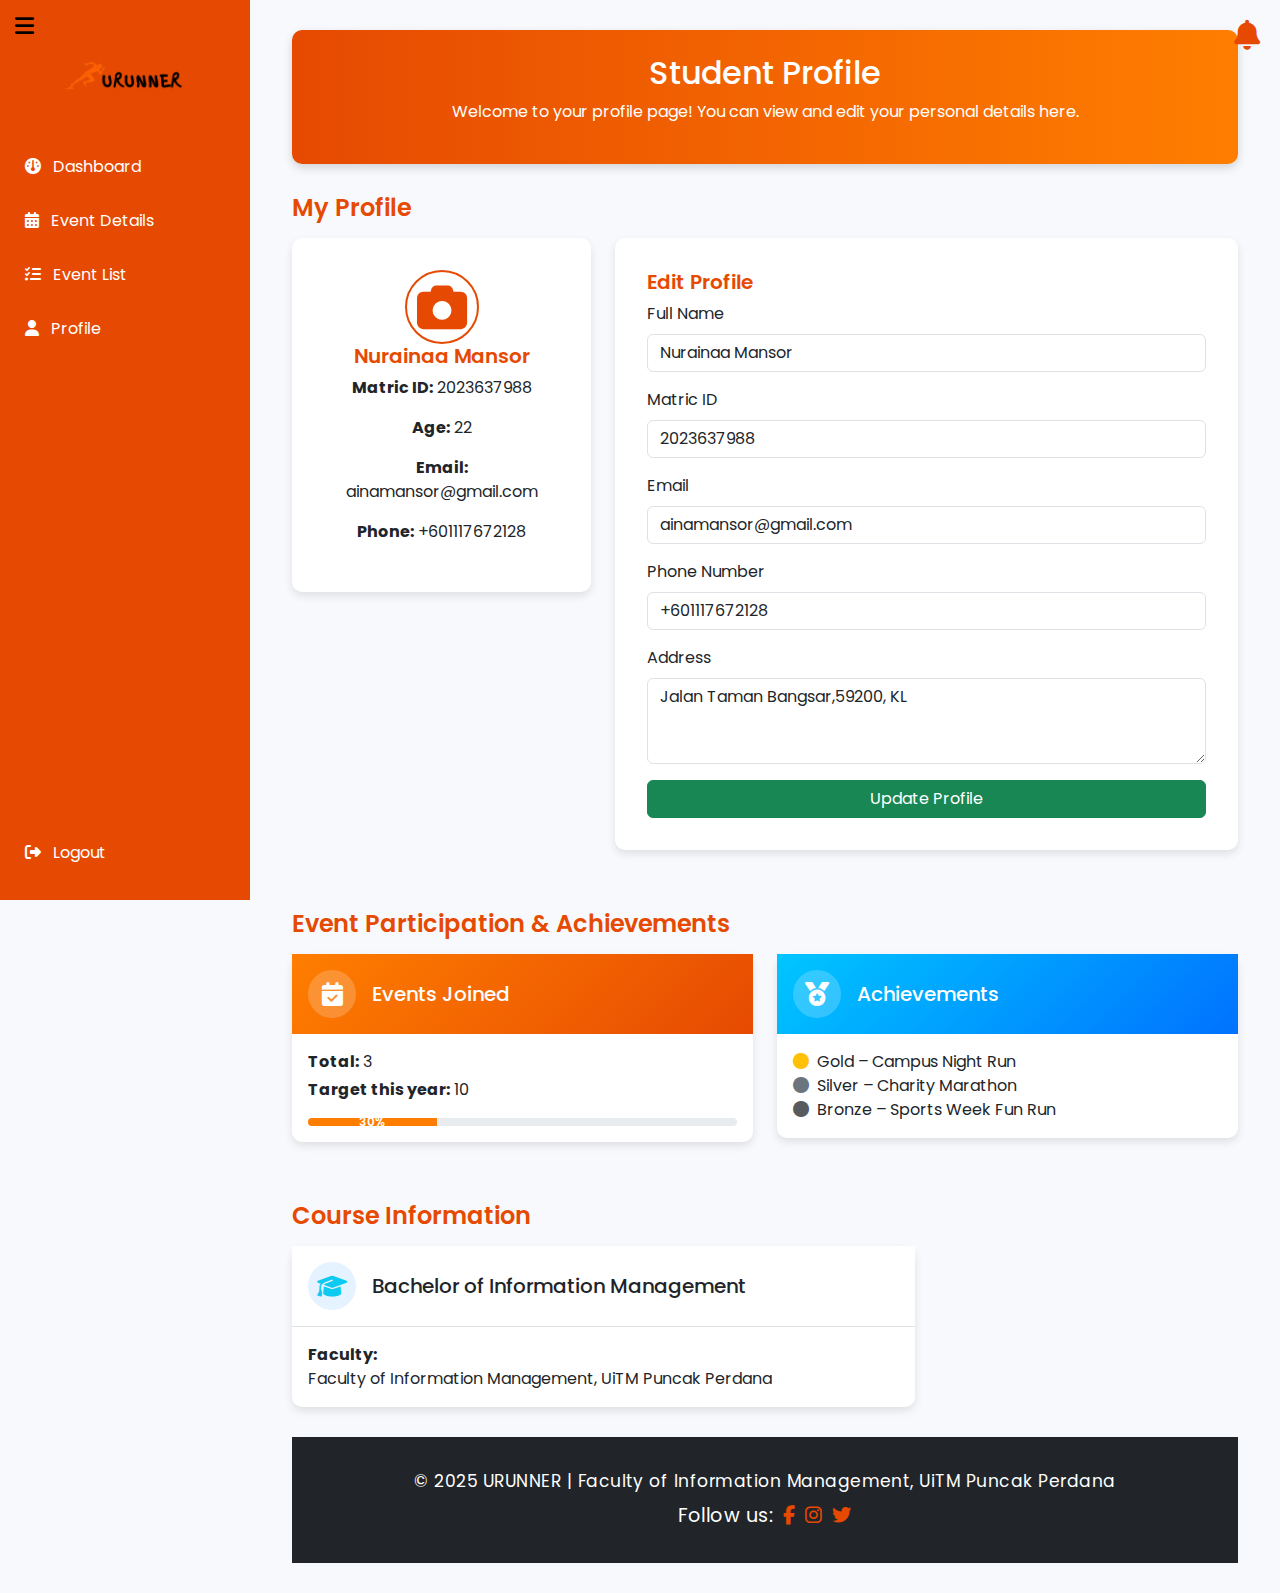
<file: runner-event-system IMS566/profile.html>
<!DOCTYPE html>
<html lang="en">
<head>
  <meta charset="UTF-8"/>
  <meta name="viewport" content="width=device-width, initial-scale=1.0"/>
  <title>Student Profile | URunner</title>

  <!-- Bootstrap CSS -->
  <link href="https://cdn.jsdelivr.net/npm/bootstrap@5.3.3/dist/css/bootstrap.min.css" rel="stylesheet"/>
  <!-- Font Awesome for Icons -->
  <link href="https://cdnjs.cloudflare.com/ajax/libs/font-awesome/6.5.0/css/all.min.css" rel="stylesheet"/>
  <!-- Google Fonts -->
  <link href="https://fonts.googleapis.com/css2?family=Poppins:wght@400;600&display=swap" rel="stylesheet"/>

  <style>
    body {
      font-family: 'Poppins', sans-serif;
      margin: 0;
      padding: 0;
      background-color: #f7f9fc;
    }

    /* Sidebar */
    .sidebar {
      height: 100vh;
      width: 250px;
      position: fixed;
      top: 0;
      left: 0;
      background-color: #e64a02;
      padding-top: 140px;
      transition: all 0.3s ease;
      z-index: 1000;
    }

   .sidebar-logo {
      position: absolute;
      top: 20px;
      left: 0;
      width: 100%;
      text-align: center;
    }

.sidebar-logo img {
  max-width: 120px;    /* scale to fit */
  width: 80%;
  height: auto;
}

    .sidebar a {
      color: white;
      display: block;
      padding: 15px 25px;
      text-decoration: none;
      transition: background 0.2s;
    }

    .sidebar a:hover {
      background-color: #ff7e00;
    }

    .sidebar .logout {
      position: absolute;
      bottom: 20px;
      width: 100%;
    }

    /* Main content */
    .content {
      position: relative;   
      margin-left: 250px;
      padding: 30px;
      transition: margin-left 0.3s;
    }

    /* Toggle Button */
    .toggle-btn {
      position: fixed;
      top: 15px;
      left: 15px;
      font-size: 22px;
      color: #000000;
      cursor: pointer;
      z-index: 1100;
    }

    .logo-left {
      position: absolute;
      top: 10px;
      left: 80px;
      max-width: 120px;
    }
    .header-box {
      background-color: #e64a02;
      color: white;
      padding: 20px;
      border-radius: 10px;
      margin: 0 auto;
      width: 90%;
      max-width: 900px;
    }

    .header-box h2 {
      font-size: 1.8rem;
      font-weight: bold;
    }

    .header-box p {
      font-size: 1rem;
    }
     .dashboard-header {
      background: linear-gradient(90deg, #e64a02, #ff7e00);
      color: white;
      padding: 1.5rem;
      border-radius: 10px;
      margin-bottom: 1.5rem;
      box-shadow: 0 4px 10px rgba(0, 0, 0, 0.15);
    }

    .card {
      border: none;
      border-radius: 10px;
      box-shadow: 0 4px 8px rgba(0,0,0,0.1);
      transition: 0.3s;
    }

    .card:hover {
      transform: translateY(-5px);
    }

    .section-title {
      color: #e64a02;
      font-weight: 600;
      margin-top: 30px;
      margin-bottom: 15px;
      font-size: 1.5rem;
    }

    .card {
      border-radius: 10px;
      box-shadow: 0 4px 8px rgba(0,0,0,0.1);
      transition: 0.3s;
      margin-bottom: 30px;
      background-color: white;
    }

    .card:hover {
      transform: translateY(-5px);
      box-shadow: 0 12px 24px rgba(0, 0, 0, 0.2);
    }

    .card-body h5 {
      color: #e64a02;
      font-weight: 600;
      font-size: 1.25rem;
    }

    .gradient-orange {
  background: linear-gradient(135deg, #ff7e00, #e64a02);
}
.gradient-teal {
  background: linear-gradient(135deg, #00c6ff, #0072ff);
}

/* Icon circle */
.card-icon {
  width: 3rem;
  height: 3rem;
  display: grid;
  place-items: center;
  border-radius: 50%;
  background: rgba(255,255,255,0.2);
  font-size: 1.5rem;
  color: white;
}

/* Hover lift */
.card-wow {
  transition: transform .2s, box-shadow .2s;
}
.card-wow:hover {
  transform: translateY(-5px);
  box-shadow: 0 8px 20px rgba(0,0,0,0.15);
}

.progress-bar {
  display: flex;
  align-items: center;
  justify-content: center;
  font-size: 0.75rem;
  font-weight: 600;
  color: white; /* ensure contrast */
}

footer {
  background: #212529;
  color: #fff;
  padding: 2rem 1rem;
  font-family: 'Poppins', sans-serif;
  font-size: 1rem;
  letter-spacing: 0.03em;
}
footer a:hover { color: #ff7e00 !important; }
    
    /* Responsive */
    @media (max-width: 768px) {
      .sidebar {
        left: -250px;
      }

      .sidebar.active {
        left: 0;
      }

      .content {
        margin-left: 0;
      }

      .content.active {
        margin-left: 250px;
      }
    }

.social-icons {
    margin-top: 0.5rem; /* Space between text and icons */
}

    /* Progress Bar */
    .progress-bar {
      background-color: #ff7e00;
    }

    /* Notification Bell Style */
    .notification-bell {
      font-size: 30px;
      cursor: pointer;
      color: #e64a02;
      position: absolute;   
      top: 20px;
      right: 20px;
      z-index: 1001;
    }

    /* Notification Dropdown */
    .notification-dropdown {
      display: none;
      position: absolute;
      top: 50px;
      right: 0;
      width: 250px;
      background-color: white;
      border-radius: 10px;
      box-shadow: 0 4px 8px rgba(0,0,0,0.1);
      padding: 10px;
      border: 1px solid #ddd;
      z-index: 1000;
    }

    .notification-dropdown.active {
      display: block;
    }

    .notification-dropdown ul {
      list-style: none;
      padding: 0;
    }

    .notification-dropdown li {
      padding: 8px;
      border-bottom: 1px solid #ddd;
    }

    .notification-dropdown li:last-child {
      border-bottom: none;
    }

    .notification-dropdown li:hover {
      background-color: #f8f9fa;
    }

    /* Add Photo Section */
    .add-photo-container {
      position: relative;
      display: inline-block;
    }

    .add-photo-icon {
      font-size: 50px;
      color: #e64a02;
      cursor: pointer;
      border: 2px solid #e64a02;
      border-radius: 50%;
      padding: 10px;
      background-color: white;
      display: inline-block;
    }

    .add-photo-input {
      display: none;
    }

    .add-photo-icon:hover {
      background-color: #ff7e00;
      color: white;
    }

    /* Notification Box */
    .notification-box {
      margin-bottom: 20px;
      border-radius: 10px;
      padding: 15px;
      background-color: #fff3cd;
      color: #856404;
      border: 1px solid #ffeeba;
    }

    .notification-box ul {
      padding-left: 20px;
    }

    .notification-box li {
      margin-bottom: 10px;
    }

    /* Responsive */
    @media (max-width: 768px) {
      .sidebar {
        left: -250px;
      }

      .sidebar.active {
        left: 0;
      }

      .content {
        margin-left: 0;
      }

      .content.active {
        margin-left: 250px;
      }
      
    }
  </style>
</head>
<body>

  <!-- Toggle Icon -->
  <i class="fas fa-bars toggle-btn" id="toggleBtn"></i>

  <!-- Sidebar -->
  <div class="sidebar" id="sidebar">
    <div class="sidebar-logo">
    <img src="image/new_logo_urunner.png" alt="URUNNER Logo">
    </div>

  <a href="dashboard.html"><i class="fas fa-gauge me-2"></i> Dashboard</a>
    <a href="event-detail.html"><i class="fas fa-calendar-days me-2"></i> Event Details</a>
    <a href="events-list.html"><i class="fas fa-list-check me-2"></i> Event List</a>
    <a href="profile.html"><i class="fas fa-user me-2"></i> Profile</a>

    <div class="logout">
      <a href="#"><i class="fas fa-right-from-bracket me-2"></i> Logout</a>
    </div>
  </div>


  <!-- Main Content -->
  <div class="content" id="mainContent">
    <div class="container-fluid">
      <!-- Orange Header Box -->
   <div class="dashboard-header text-center">
        <h2>Student Profile</h2>
        <p>Welcome to your profile page! You can view and edit your personal details here.</p>
      </div>
      
      <!-- Notification Bell -->
      <i class="fas fa-bell notification-bell" id="notificationBell"></i>

      <!-- Notification Dropdown -->
      <div class="notification-dropdown" id="notificationDropdown">
        <ul>
          <li><strong>Upcoming Event:</strong> Charity Marathon - <strong>Register by 2025-07-01</strong></li>
          <li><strong>New Achievement:</strong> Earned a Silver Medal in the Campus Night Run!</li>
          <li><strong>Reminder:</strong> Don’t forget to warm up before the event on 2025-08-05.</li>
          <li><strong>Weather Forecast:</strong> Expect sunny weather for the upcoming Charity Marathon.</li>
        </ul>
      </div>

      <!-- Profile Section -->
      <h4 class="section-title">My Profile</h4>
      <div class="row">
        <div class="col-md-4">
          <div class="card p-3">
            <div class="card-body text-center">
              <!-- Profile Picture Section with Add Photo -->
              <div class="add-photo-container">
                <!-- Add Photo Icon -->
              <i class="fas fa-camera add-photo-icon" id="addPhotoIcon"></i>
                <input type="file" id="profileImageInput" class="add-photo-input" accept="image/*" />
              </div>
              <h5>Nurainaa Mansor</h5>
              <p><strong>Matric ID:</strong> 2023637988</p>
              <p><strong>Age:</strong> 22</p>
              <p><strong>Email:</strong> ainamansor@gmail.com</p>
              <p><strong>Phone:</strong> +601117672128</p>
            </div>
          </div>
        </div>

        <div class="col-md-8">
          <!-- Editable Profile Form -->
          <div class="card p-3">
            <div class="card-body">
              <h5>Edit Profile</h5>
              <form action="#" method="POST">
                <div class="mb-3">
                  <label for="fullName" class="form-label">Full Name</label>
                  <input type="text" class="form-control" id="fullName" value="Nurainaa Mansor">
                </div>
                <div class="mb-3">
                  <label for="matricId" class="form-label">Matric ID</label>
                  <input type="text" class="form-control" id="matricId" value="2023637988" readonly>
                </div>
                <div class="mb-3">
                  <label for="email" class="form-label">Email</label>
                  <input type="email" class="form-control" id="email" value="ainamansor@gmail.com">
                </div>
                <div class="mb-3">
                  <label for="phone" class="form-label">Phone Number</label>
                  <input type="tel" class="form-control" id="phone" value="+601117672128">
                </div>
                <div class="mb-3">
                  <label for="address" class="form-label">Address</label>
                  <textarea class="form-control" id="address" rows="3">Jalan Taman Bangsar,59200, KL</textarea>
                </div>
                <button type="submit" class="btn btn-success w-100">Update Profile</button>
              </form>
            </div>
          </div>
        </div>
      </div>

 <h4 class="section-title">Event Participation & Achievements</h4>

<div class="row g-4">
  <!-- Events Joined -->
  <div class="col-md-6">
    <div class="card card-wow border-0">
      <div class="d-flex align-items-center p-3 gradient-orange">
        <div class="card-icon me-3">
          <i class="fas fa-calendar-check"></i>
        </div>
        <h5 class="text-white mb-0">Events Joined</h5>
      </div>
      <div class="card-body">
        <p class="mb-1"><strong>Total:</strong> 3</p>
        <p class="mb-3"><strong>Target this year:</strong> 10</p>
        <div class="progress" style="height:8px;">
          <div
            class="progress-bar"
            role="progressbar"
            style="width:30%"
            aria-valuenow="30"
            aria-valuemin="0"
            aria-valuemax="100">
            30%
          </div>
        </div>
      </div>
    </div>
  </div>

  <!-- Achievements -->
  <div class="col-md-6">
    <div class="card card-wow border-0">
      <div class="d-flex align-items-center p-3 gradient-teal">
        <div class="card-icon me-3">
          <i class="fas fa-medal"></i>
        </div>
        <h5 class="text-white mb-0">Achievements</h5>
      </div>
      <div class="card-body">
        <ul class="list-unstyled mb-0">
          <li><i class="fas fa-circle me-2 text-warning"></i>Gold – Campus Night Run</li>
          <li><i class="fas fa-circle me-2 text-secondary"></i>Silver – Charity Marathon</li>
          <li><i class="fas fa-circle me-2 text-muted"></i>Bronze – Sports Week Fun Run</li>
        </ul>
      </div>
    </div>
  </div>
</div>


<h4 class="section-title">Course Information</h4>
<div class="row">
  <div class="col-md-8">
    <div class="card card-wow border-0">
      <div class="d-flex align-items-center p-3 bg-white border-bottom">
        <div class="card-icon text-info me-3" style="background:rgba(0,123,255,0.1); color:#007bff;">
          <i class="fas fa-graduation-cap"></i>
        </div>
        <h5 class="mb-0">Bachelor of Information Management</h5>
      </div>
      <div class="card-body">
        <p class="mb-0"><strong>Faculty:</strong><br>
          Faculty of Information Management, UiTM Puncak Perdana</p>
      </div>
    </div>
  </div>
</div>

          <!-- Footer -->
   <footer>
  <div class="container text-center">
    <p class="mb-2" style="font-family:'Poppins',sans-serif; color:#fff; font-size:1.07rem;">
      &copy; 2025 URUNNER | Faculty of Information Management, UiTM Puncak Perdana
    </p>
    <div style="display:flex; justify-content:center; align-items:center; gap:0.6rem; font-size:1.2rem;">
      <span style="color:#fff;">Follow us:</span>
      <a href="#" style="color:#e64a02;"><i class="fab fa-facebook-f"></i></a>
      <a href="#" style="color:#e64a02;"><i class="fab fa-instagram"></i></a>
      <a href="#" style="color:#e64a02;"><i class="fab fa-twitter"></i></a>
    </div>
  </div>
</footer>

  <!-- Toggle Sidebar Script -->
  <script>
    const toggleBtn = document.getElementById('toggleBtn');
    const sidebar = document.getElementById('sidebar');
    const mainContent = document.getElementById('mainContent');
    const notificationBell = document.getElementById('notificationBell');
    const notificationDropdown = document.getElementById('notificationDropdown');
    const addPhotoIcon = document.getElementById('addPhotoIcon');
    const profileImageInput = document.getElementById('profileImageInput');

    toggleBtn.addEventListener('click', () => {
      sidebar.classList.toggle('active');
      mainContent.classList.toggle('active');
    });

    notificationBell.addEventListener('click', () => {
      notificationDropdown.classList.toggle('active');
    });

    // Trigger file input on click of add photo icon
    addPhotoIcon.addEventListener('click', () => {
      profileImageInput.click();
    });
  </script>

</body>
</html>
</file>
